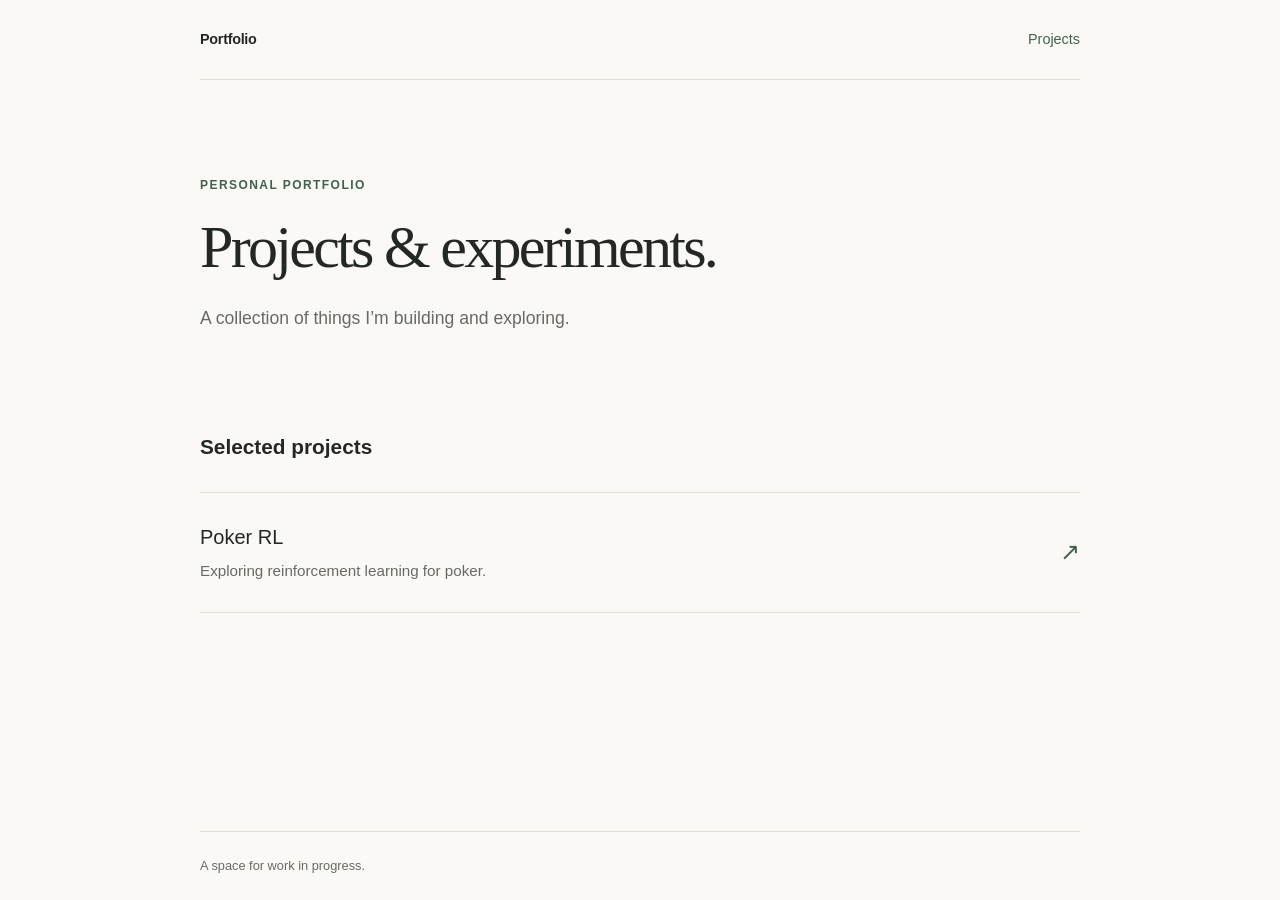
<file: index.html>
<!doctype html>
<html lang="en">
  <head>
    <meta charset="utf-8">
    <meta name="viewport" content="width=device-width, initial-scale=1">
    <meta name="description" content="A personal portfolio of projects and experiments.">
    <title>Portfolio</title>
    <link rel="stylesheet" href="styles.css">
  </head>
  <body>
    <a class="skip-link" href="#main">Skip to content</a>
    <div class="page">
      <header class="site-header">
        <a class="site-name" href="index.html" aria-current="page">Portfolio</a>
        <a href="#projects">Projects</a>
      </header>

      <main id="main">
        <section class="intro" aria-labelledby="intro-title">
          <p class="eyebrow">Personal portfolio</p>
          <h1 id="intro-title">Projects &amp; experiments.</h1>
          <p class="lead">A collection of things I’m building and exploring.</p>
        </section>

        <section id="projects" class="projects" aria-labelledby="projects-title">
          <h2 id="projects-title">Selected projects</h2>
          <!-- Add another project link here as your portfolio grows. -->
          <a class="project-link" href="poker-rl.html">
            <div>
              <h3>Poker RL</h3>
              <p>Exploring reinforcement learning for poker.</p>
            </div>
            <span class="project-arrow" aria-hidden="true">↗</span>
          </a>
        </section>
      </main>

      <footer class="site-footer">A space for work in progress.</footer>
    </div>
  </body>
</html>
</file>
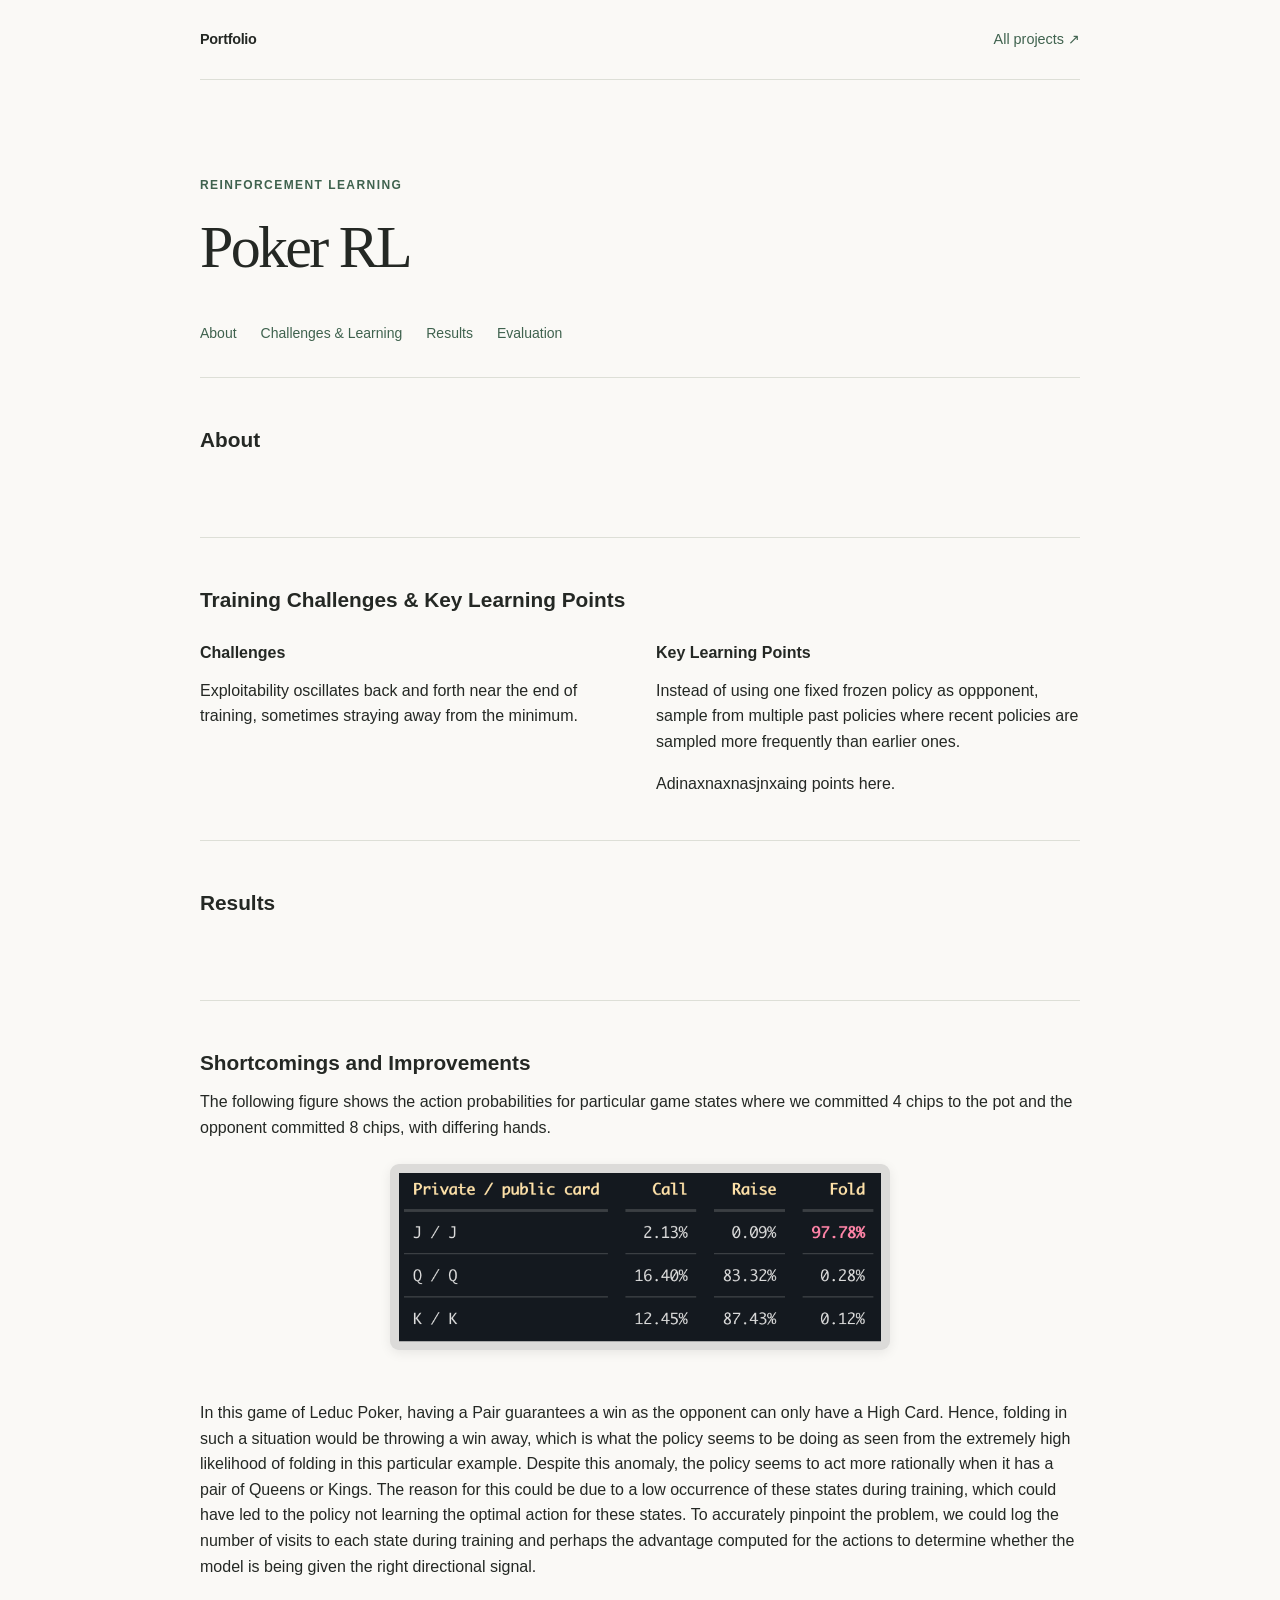
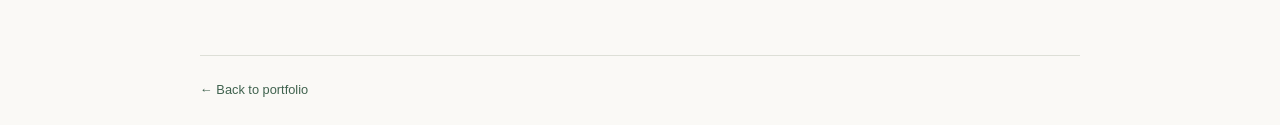
<file: poker-rl.html>
<!doctype html>
<html lang="en">
  <head>
    <meta charset="utf-8">
    <meta name="viewport" content="width=device-width, initial-scale=1">
    <meta name="description" content="Poker RL — a reinforcement learning project.">
    <title>Poker RL | Portfolio</title>
    <link rel="stylesheet" href="styles.css">
  </head>
  <body>
    <a class="skip-link" href="#main">Skip to content</a>
    <div class="page">
      <header class="site-header">
        <a class="site-name" href="index.html">Portfolio</a>
        <a href="index.html#projects">All projects <span aria-hidden="true">↗</span></a>
      </header>

      <main id="main">
        <div class="intro project-intro">
          <p class="eyebrow">Reinforcement learning</p>
          <h1>Poker RL</h1>
        </div>

        <nav class="section-nav" aria-label="Project sections">
          <a href="#about">About</a>
          <a href="#training-challenges">Challenges & Learning</a>
          <a href="#results">Results</a>
          <a href="#evaluation">Evaluation</a>
        </nav>

        <section id="about" class="project-section" aria-labelledby="about-title">
          <h2 id="about-title">About</h2>
          <!-- Add your project overview here. -->
        </section>

        <section id="training-challenges" class="project-section" aria-labelledby="training-challenges-title">
          <h2 id="training-challenges-title">Training Challenges & Key Learning Points</h2>
          <div class="training-columns">
            <section class="training-column" aria-labelledby="challenges-column-title">
              <h3 id="challenges-column-title">Challenges</h3>
              <p>Exploitability oscillates back and forth near the end of training, sometimes straying away
                from the minimum.
              </p>
            </section>
            <section class="training-column" aria-labelledby="learning-column-title">
              <h3 id="learning-column-title">Key Learning Points</h3>
              <p>Instead of using one fixed frozen policy as oppponent, sample from multiple past policies where recent policies are sampled more frequently than earlier ones.</p>
              <p>Adinaxnaxnasjnxaing points here.</p>
            </section>
          </div>
        </section>

        <section id="results" class="project-section" aria-labelledby="results-title">
          <h2 id="results-title">Results</h2>
          <!-- Add results, charts, or observations here. -->
        </section>

        <section id="evaluation" class="project-section" aria-labelledby="evaluation-title">
          <h2 id="evaluation-title">Shortcomings and Improvements</h2>
          <div>
            The following figure shows the action probabilities for particular game states where we committed 4 chips to the pot and the opponent committed 8 chips, with differing hands. 
            <br>
            <img src="img/eval_1.png" alt="Description" width="500"><br>
            In this game of Leduc Poker, having a Pair guarantees a win as the opponent can only have a High Card. Hence, folding in such a situation would be throwing a win away, which is 
            what the policy seems to be doing as seen from the extremely high likelihood of folding in this particular example. Despite this anomaly, the policy seems to act more rationally
            when it has a pair of Queens or Kings. The reason for this could be due to a low occurrence of these states during training, which could have led to the policy not 
            learning the optimal action for these states. To accurately pinpoint the problem, we could log the number of visits to each state during training and perhaps the advantage computed
            for the actions to determine whether the model is being given the right directional signal.
          </div>
        </section>
      </main>

      <footer class="site-footer"><a href="index.html">← Back to portfolio</a></footer>
    </div>
  </body>
</html>
</file>
<file: styles.css>
:root {
  color-scheme: light;
  --background: #faf9f6;
  --text: #242824;
  --muted: #656b64;
  --accent: #3f624e;
  --border: #dddfd7;
  font-family: -apple-system, BlinkMacSystemFont, "Segoe UI", sans-serif;
  color: var(--text);
  background: var(--background);
  line-height: 1.6;
}

* {
  box-sizing: border-box;
}

body {
  margin: 0;
}

a {
  color: var(--accent);
  text-underline-offset: 0.25em;
}

a:hover {
  text-decoration: underline;
}

a:focus-visible {
  outline: 2px solid var(--accent);
  outline-offset: 5px;
}

.skip-link {
  position: absolute;
  top: 12px;
  left: 12px;
  padding: 8px 16px;
  background: var(--background);
  transform: translateY(-200%);
}

.skip-link:focus {
  transform: translateY(0);
}

.page {
  width: min(100% - 48px, 880px);
  min-height: 100vh;
  margin-inline: auto;
  display: flex;
  flex-direction: column;
}

.site-header {
  display: flex;
  justify-content: space-between;
  align-items: center;
  gap: 24px;
  padding-block: 28px;
  border-bottom: 1px solid var(--border);
  font-size: 0.9rem;
}

.site-header a,
.section-nav a,
.site-footer a {
  text-decoration: none;
}

.site-header a:hover,
.section-nav a:hover,
.site-footer a:hover {
  text-decoration: underline;
}

.site-name {
  color: var(--text);
  font-weight: 650;
  letter-spacing: -0.02em;
}

main {
  flex: 1;
}

.intro {
  padding-block: 96px 80px;
}

.eyebrow {
  margin: 0 0 18px;
  color: var(--accent);
  font-size: 0.75rem;
  font-weight: 600;
  letter-spacing: 0.12em;
  text-transform: uppercase;
}

h1 {
  margin: 0;
  font-family: Georgia, "Times New Roman", serif;
  font-size: clamp(2.5rem, 6vw, 3.75rem);
  font-weight: 400;
  letter-spacing: -0.045em;
  line-height: 1.15;
}

.lead {
  margin: 22px 0 0;
  color: var(--muted);
  font-size: 1.1rem;
}

h2 {
  margin-bottom: 0.6rem;
  font-size: 1.3rem;
  font-weight: 600;
}

img {
  display: block;
  max-width: 100%;
  height: auto;
  margin: 1.5rem auto;
  padding: 0.55rem;
  background: #dcdbd9;
  border-radius: 9px;
  box-shadow: 0 3px 12px rgb(0 0 0 / 8%);
}

.projects {
  padding-bottom: 80px;
}

.projects > h2 {
  padding-bottom: 20px;
}

.project-link {
  display: flex;
  justify-content: space-between;
  align-items: center;
  gap: 24px;
  padding: 28px 0;
  border-block: 1px solid var(--border);
  color: var(--text);
  text-decoration: none;
}

.project-link + .project-link {
  border-top: 0;
}

.project-link:hover {
  text-decoration: none;
}

.project-link:hover h3 {
  color: var(--accent);
  text-decoration: underline;
  text-underline-offset: 0.25em;
}

.project-link h3 {
  margin: 0 0 6px;
  font-size: 1.25rem;
  font-weight: 500;
}

.project-link p {
  margin: 0;
  color: var(--muted);
  font-size: 0.95rem;
}

.project-arrow {
  color: var(--accent);
  font-size: 1.5rem;
}

.project-intro {
  padding-bottom: 40px;
}

.section-nav {
  display: flex;
  flex-wrap: wrap;
  gap: 12px 24px;
  padding-bottom: 32px;
  font-size: 0.875rem;
}

.project-section {
  min-height: 160px;
  padding-block: 28px;
  border-top: 1px solid var(--border);
  scroll-margin-top: 24px;
}

.project-section p {
  max-width: 68ch;
}

.training-columns {
  display: grid;
  grid-template-columns: repeat(2, minmax(0, 1fr));
  gap: 32px;
  margin-top: 24px;
}

.training-column {
  min-width: 0;
  overflow-wrap: anywhere;
}

.training-column h3 {
  margin: 0 0 12px;
  font-size: 1rem;
  font-weight: 600;
}

.training-column p {
  margin: 0 0 16px;
}

.project-section img,
.project-section video {
  max-width: 100%;
  height: auto;
}

.site-footer {
  margin-top: 48px;
  padding-block: 24px;
  border-top: 1px solid var(--border);
  color: var(--muted);
  font-size: 0.8rem;
}

@media (max-width: 560px) {
  .page {
    width: calc(100% - 40px);
  }

  .intro {
    padding-block: 64px 48px;
  }

  .project-intro {
    padding-bottom: 32px;
  }

  .project-section {
    min-height: 140px;
  }

  .training-columns {
    grid-template-columns: 1fr;
    gap: 24px;
  }
}
</file>
